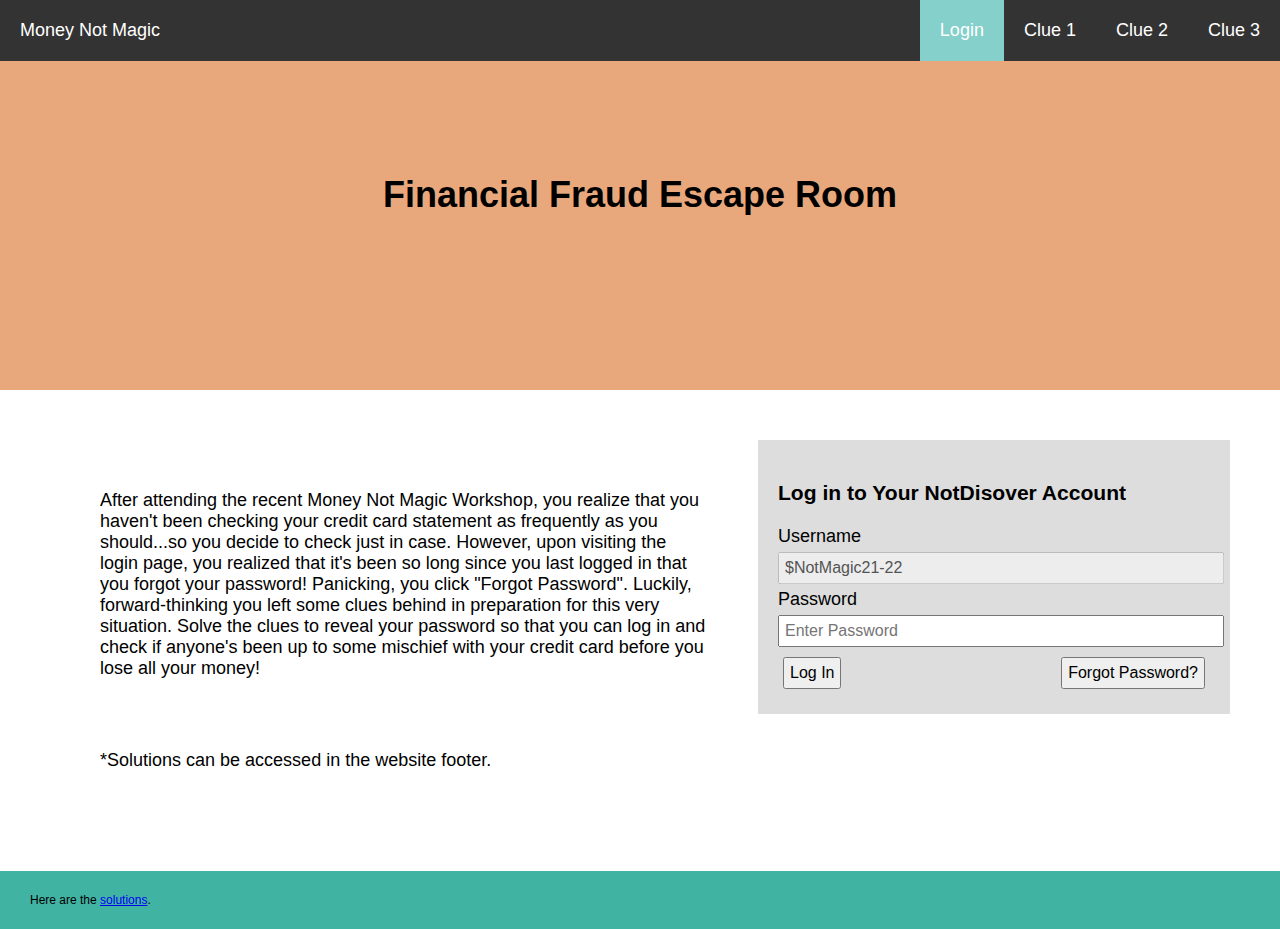
<file: financial-fraud-escape-room/index.html>
<!DOCTYPE html>
<html>

<head>
  <meta charset="utf-8">
  <meta name="viewport" content="width=device-width">
  <title>Financial Fraud</title>
  <link href="style.css" rel="stylesheet" type="text/css" />
  <script src="script.js"></script>
</head>

<body>
  <nav>
    <ul>
      <li><a href="clue3.html" class="nav">Clue 3</a></li>
      <li><a href="clue2.html" class="nav">Clue 2</a></li>
      <li><a href="clue1.html" class="nav">Clue 1</a></li>
      <li class="active"><a href="index.html" class="nav">Login</a></li>
      <li style="float:left"><a href="https://moneynotmagic.wixsite.com/personalfinance" target="_blank" class="nav">Money Not Magic</a></li>
    </ul>
  </nav>
  <header>
    <h1>Financial Fraud Escape Room</h1>
  </header>
  <section>
    <div style="float:left;width:60%">
    <p style="margin:50px">After attending the recent Money Not Magic Workshop, you realize that you haven't been checking your credit card statement as frequently as you should...so you decide to check just in case. However, upon visiting the login page, you realized that it's been so long since you last logged in that you forgot your password! Panicking, you click "Forgot Password". Luckily, forward-thinking you left some clues behind in preparation for this very situation. Solve the clues to reveal your password so that you can log in and check if anyone's been up to some mischief with your credit card before you lose all your money!</p>
    <p style="margin:50px"><br>*Solutions can be accessed in the website footer.</p></div>

    <div style="float:right; width:40%">
    <form action="#" name="login" onsubmit="checkLogin();return false">
      <h3>Log in to Your NotDisover Account</h3>
      <label for="usr">Username</label><br>
      <input type="text" id="usr" name="usr" value="$NotMagic21-22" disabled><br>
      <label for="pwd">Password</label><br>
      <input type="text" id="pwd" name="pwd" placeholder="Enter Password"><br>
      <button type="submit">Log In</button>    

      <!-- Trigger/Open The Modal -->
      <button style="float:right" id="forgotPwd">Forgot Password?</button>
      <!-- The Modal -->
      <div id="pwdClue" class="modal">
        <!-- Modal content -->
        <div class="modal-content">
          <span class="close">&times;</span>
          <img src="images/pwdClue.jpg" style="width:100%">
        </div>
      </div>
    </form>
      <p style="display:block; margin: 5px;" id="pwdValidation"></p> 
      </div>
  </section>
  <footer>
    <p>Here are the <a href="solutions.html"> solutions</a>.</p>
  </footer>
</body>

</html>

<script>
  var modal = document.getElementById("pwdClue");

  // Get the button that opens the modal
  var btn = document.getElementById("forgotPwd");
  
  // Get the <span> element that closes the modal
  var span = document.getElementsByClassName("close")[0];
  
  // When the user clicks on the button, open the modal
  btn.onclick = function() {
    modal.style.display = "block";
  }
  
  // When the user clicks on <span> (x), close the modal
  span.onclick = function() {
    modal.style.display = "none";
  }
  
  // When the user clicks anywhere outside of the modal, close it
  window.onclick = function(event) {
    if (event.target == modal) {
      modal.style.display = "none";
    }
  }
</script>
</file>
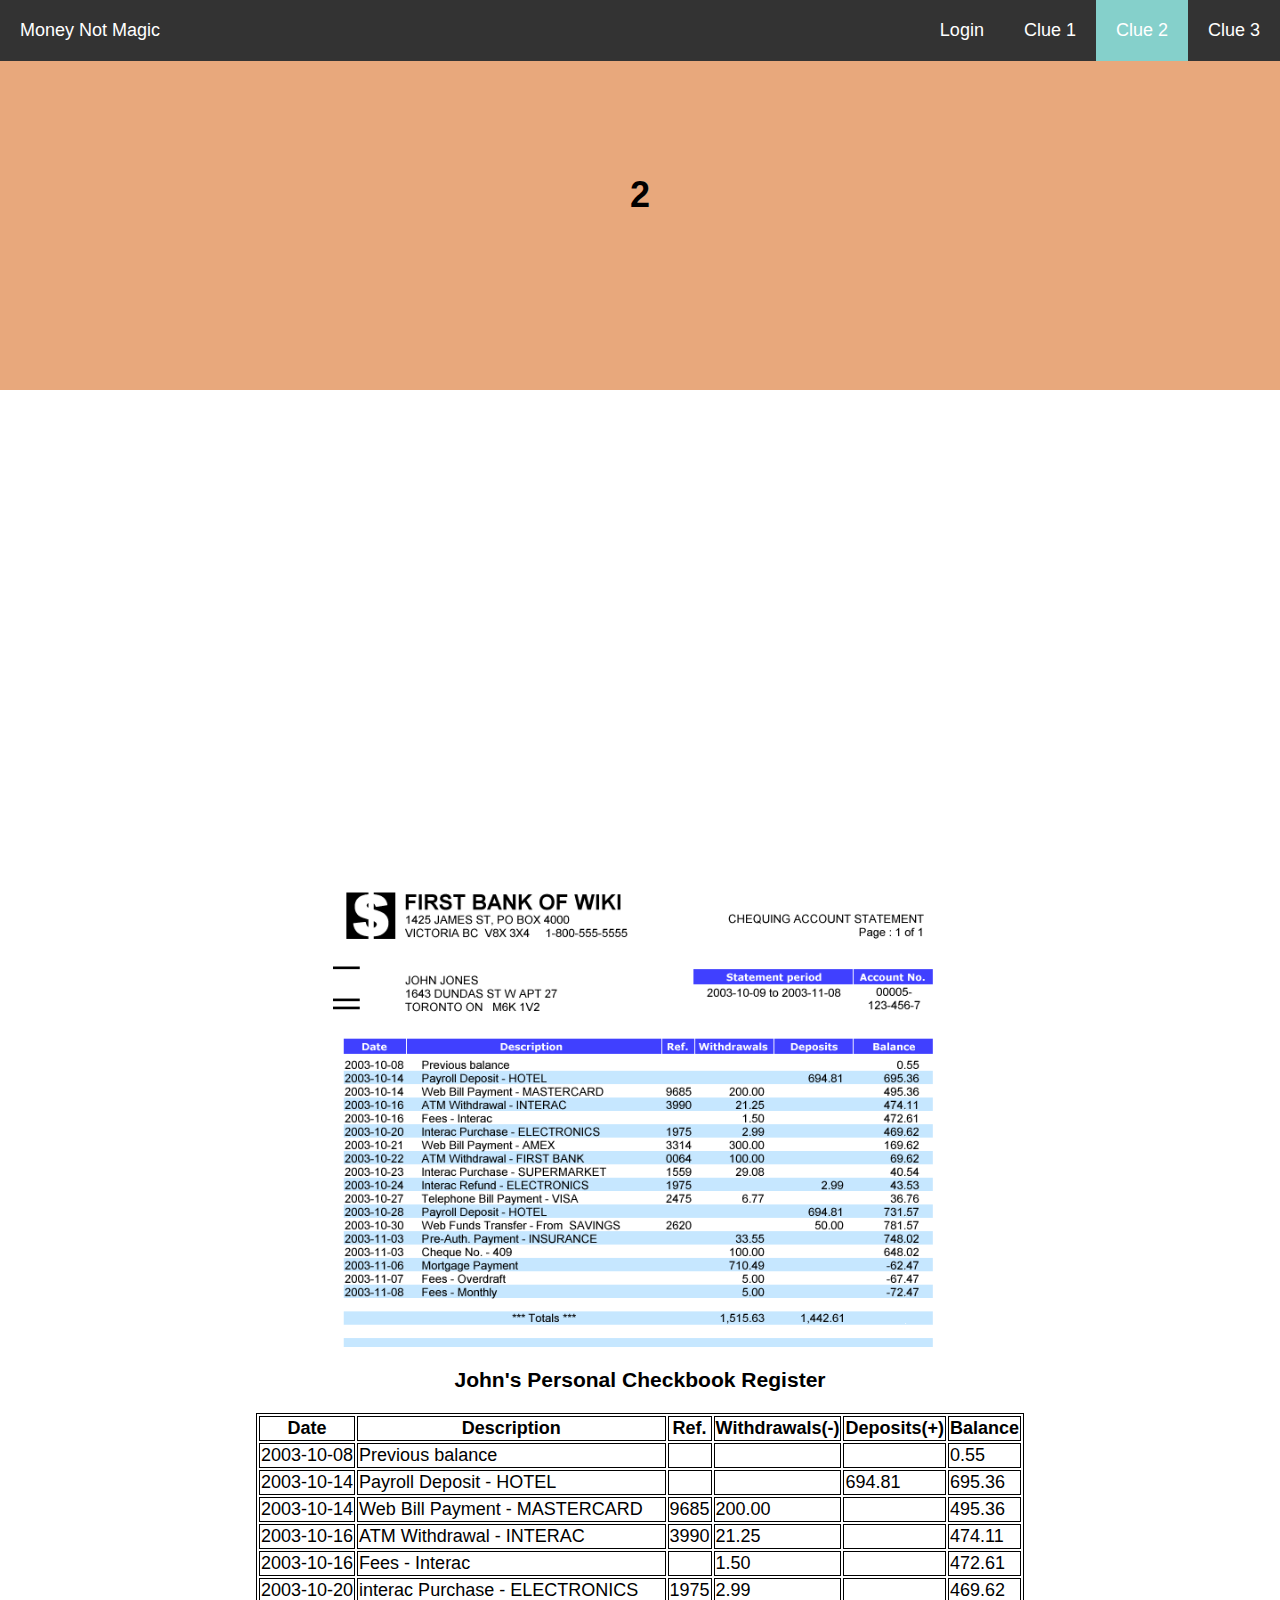
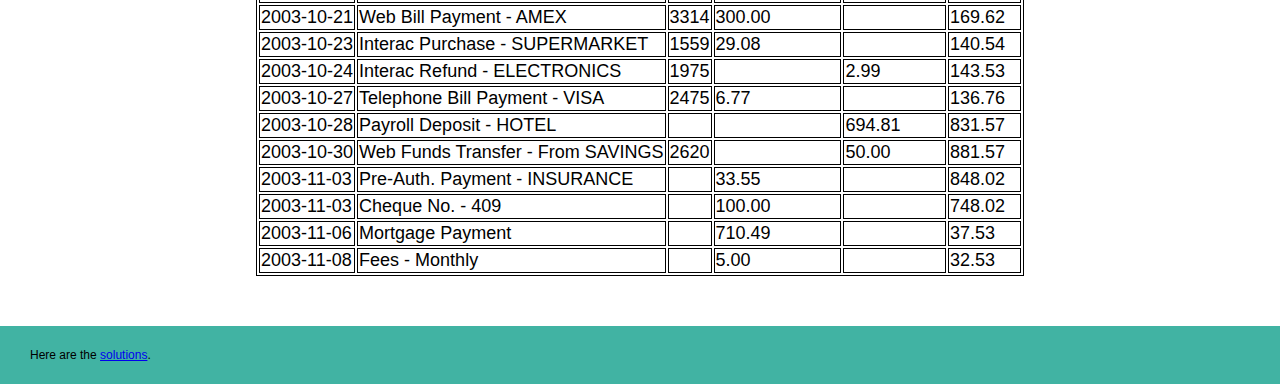
<file: financial-fraud-escape-room/clue2.html>
<!DOCTYPE html>
<html>

<head>
  <meta charset="utf-8">
  <meta name="viewport" content="width=device-width">
  <title>replit</title>
  <link href="style.css" rel="stylesheet" type="text/css" />
  <script src="script.js"></script>
</head>

<body>
  <nav>
    <ul>
      <li><a href="clue3.html" class="nav">Clue 3</a></li>
      <li class="active"><a href="clue2.html" class="nav">Clue 2</a></li>
      <li><a href="clue1.html" class="nav">Clue 1</a></li>
      <li><a href="index.html" class="nav">Login</a></li>
      <li style="float:left"><a href="https://moneynotmagic.wixsite.com/personalfinance" target="_blank" class="nav">Money Not Magic</a></li>
    </ul>
  </nav>
  <header>
    <h1>2</h1>
  </header>
  <section>
  <div style="width: 100%; max-width: 1000px; margin: auto"><div style="position: relative; padding-bottom: 56.25%; padding-top: 0; height: 0;"><iframe title="MNM Fraud" frameborder="0" width="1200px" height="675px" style="position: absolute; top: 0; left: 0; width: 100%; height: 100%;" src="https://view.genial.ly/60df78cebcffae0d2030bbc5" type="text/html" allowscriptaccess="always" allowfullscreen="true" scrolling="yes" allownetworking="all"></iframe> </div> </div> 

  <a href="https://www.consumerfinance.gov/ask-cfpb/how-can-i-spot-identity-theft-en-1359/" target="_blank"><img src="images/BankStatementChequing.png" style="width:80%; max-width:1000px; display:block; margin: auto"></a>
  <div>
    <h3 style="text-align:center">John's Personal Checkbook Register</h3>
    <table style="margin:auto">
    <tr>
      <th>Date</th>
      <th>Description</th>
      <th>Ref.</th>
      <th>Withdrawals(-)</th>
      <th>Deposits(+)</th>
      <th>Balance</th>
    </tr>
    <tr>
      <td>2003-10-08</td>
      <td>Previous balance</td>
      <td></td>
      <td></td>
      <td></td>
      <td>0.55</td>
    </tr>
    <tr>
      <td>2003-10-14</td>
      <td>Payroll Deposit - HOTEL</td>
      <td></td>
      <td></td>
      <td>694.81</td>
      <td>695.36</td>
    </tr>
    <tr>
      <td>2003-10-14</td>
      <td>Web Bill Payment - MASTERCARD</td>
      <td>9685</td>
      <td>200.00</td>
      <td></td>
      <td>495.36</td>
    </tr>
    <tr>
      <td>2003-10-16</td>
      <td>ATM Withdrawal - INTERAC</td>
      <td>3990</td>
      <td>21.25</td>
      <td></td>
      <td>474.11</td>
    </tr>
    <tr>
      <td>2003-10-16</td>
      <td>Fees - Interac</td>
      <td></td>
      <td>1.50</td>
      <td></td>
      <td>472.61</td>
    </tr>
    <tr>
      <td>2003-10-20</td>
      <td>interac Purchase - ELECTRONICS</td>
      <td>1975</td>
      <td>2.99</td>
      <td></td>
      <td>469.62</td>
    </tr>
    <tr>
      <td>2003-10-21</td>
      <td>Web Bill Payment - AMEX</td>
      <td>3314</td>
      <td>300.00</td>
      <td></td>
      <td>169.62</td>
    </tr>
    <tr>
      <td>2003-10-23</td>
      <td>Interac Purchase - SUPERMARKET</td>
      <td>1559</td>
      <td>29.08</td>
      <td></td>
      <td>140.54</td>
    </tr>
    <tr>
      <td>2003-10-24</td>
      <td>Interac Refund - ELECTRONICS</td>
      <td>1975</td>
      <td></td>
      <td>2.99</td>
      <td>143.53</td>
    </tr>
    <tr>
      <td>2003-10-27</td>
      <td>Telephone Bill Payment - VISA</td>
      <td>2475</td>
      <td>6.77</td>
      <td></td>
      <td>136.76</td>
    </tr>
    <tr>
      <td>2003-10-28</td>
      <td>Payroll Deposit - HOTEL</td>
      <td></td>
      <td></td>
      <td>694.81</td>
      <td>831.57</td>
    </tr>
    <tr>
      <td>2003-10-30</td>
      <td>Web Funds Transfer - From SAVINGS</td>
      <td>2620</td>
      <td></td>
      <td>50.00</td>
      <td>881.57</td>
    </tr>
    <tr>
      <td>2003-11-03</td>
      <td>Pre-Auth. Payment - INSURANCE</td>
      <td></td>
      <td>33.55</td>
      <td></td>
      <td>848.02</td>
    </tr>
    <tr>
      <td>2003-11-03</td>
      <td>Cheque No. - 409</td>
      <td></td>
      <td>100.00</td>
      <td></td>
      <td>748.02</td>
    </tr>
    <tr>
      <td>2003-11-06</td>
      <td>Mortgage Payment</td>
      <td></td>
      <td>710.49</td>
      <td></td>
      <td>37.53</td>
    </tr>
    <tr>
      <td>2003-11-08</td>
      <td>Fees - Monthly</td>
      <td></td>
      <td>5.00</td>
      <td></td>
      <td>32.53</td>
    </tr>
  </div>
    
</table>
    </section>
  <footer>
    <p>Here are the <a href="solutions.html"> solutions</a>.</p>
  </footer>
</body>

</html>
</file>
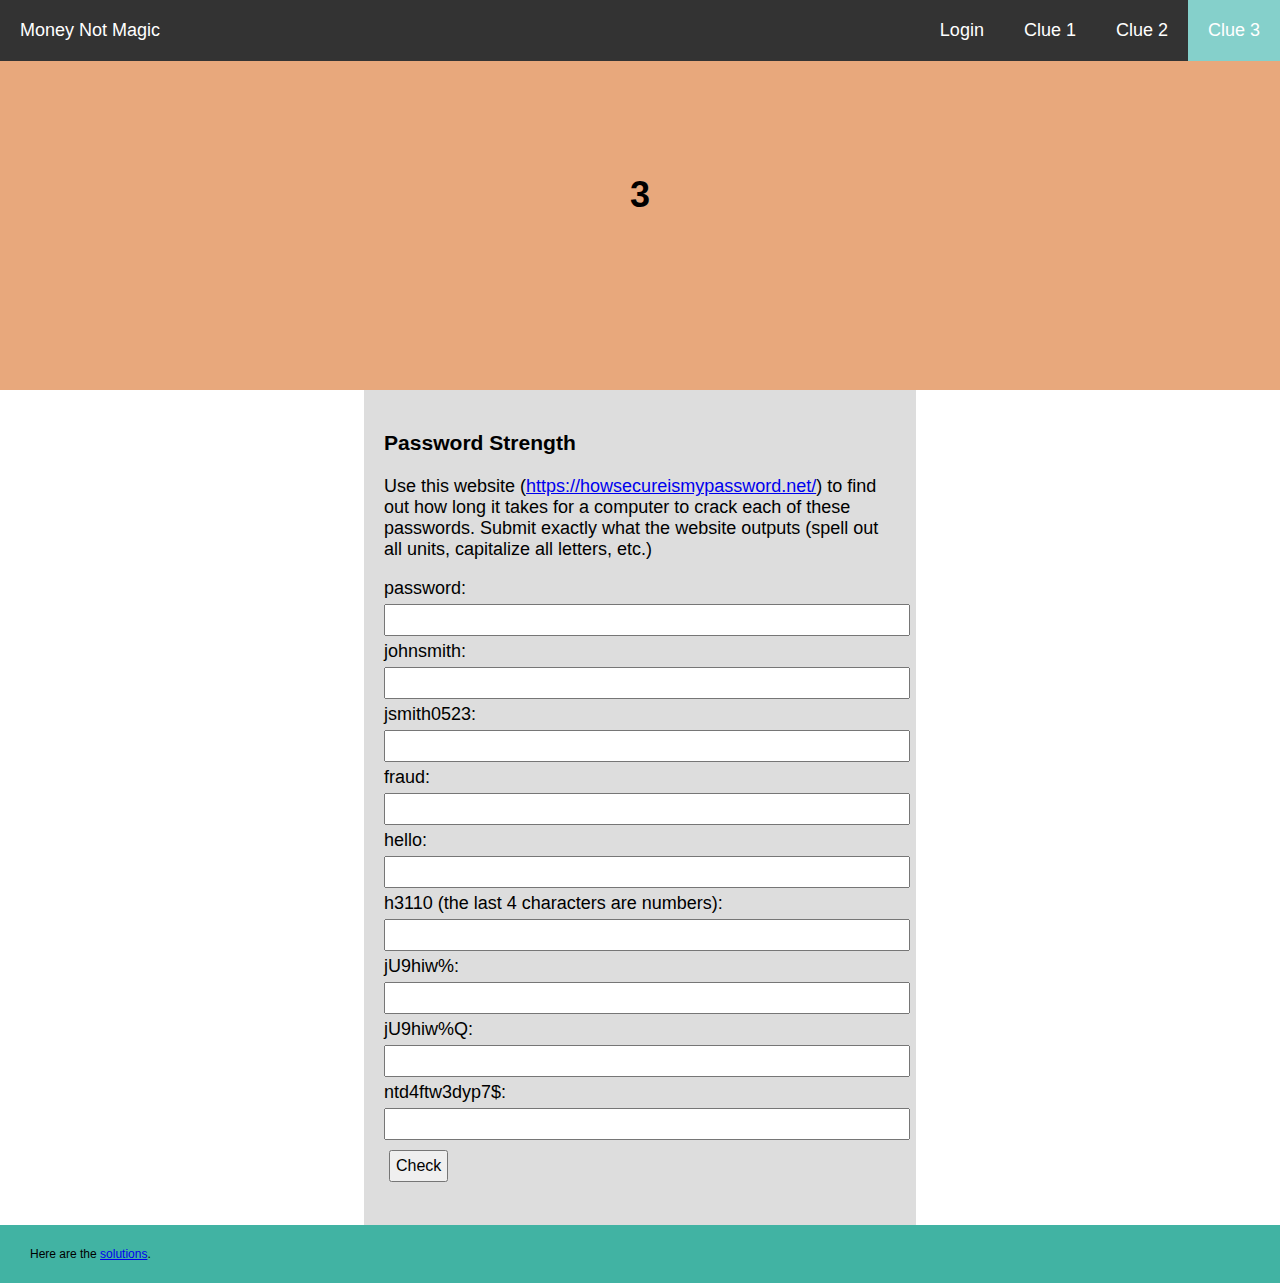
<file: financial-fraud-escape-room/clue3.html>
<!DOCTYPE html>
<html>

<head>
  <meta charset="utf-8">
  <meta name="viewport" content="width=device-width">
  <title>replit</title>
  <link href="style.css" rel="stylesheet" type="text/css" />
  <script src="script.js"></script>
</head>

<body>
  <nav>
    <ul>
      <li class="active"><a href="clue3.html"class="nav">Clue 3</a></li>
      <li><a href="clue2.html"class="nav">Clue 2</a></li>
      <li><a href="clue1.html" class="nav">Clue 1</a></li>
      <li><a href="index.html" class="nav">Login</a></li>
      <li style="float:left"><a href="https://moneynotmagic.wixsite.com/personalfinance" target="_blank" class="nav">Money Not Magic</a></li>
    </ul>
  </nav>
  <header>
    <h1>3</h1>
  </header>

  <form style="width:40%; margin:auto; min-width:200px" action="#" name="pwdStrength" onsubmit="checkPwdStrength();return false">
      <h3>Password Strength</h3>
    <p>Use this website (<a href="https://www.security.org/how-secure-is-my-password/" style="display:inline" target="_blank">https://howsecureismypassword.net/</a>) to find out how long it takes for a computer to crack each of these passwords. Submit exactly what the website outputs (spell out all units, capitalize all letters, etc.)</p>
    <label for="password">password</label>:
    <input type="text" id="password" name="password"><br>
    <label for="johnsmith">johnsmith</label>:
    <input type="text" id="johnsmith" name="johnsmith"><br>
    <label for="jsmith0523">jsmith0523</label>:
    <input type="text" id="jsmith0523" name="jsmith0523"><br>
    <label for="fraud">fraud</label>:
    <input type="text" id="fraud" name="fraud"><br>
    <label for="hello">hello</label>:
    <input type="text" id="hello" name="hello"><br>
    <label for="h3110">h3110 (the last 4 characters are numbers)</label>:
    <input type="text" id="h3110" name="h3110"><br>
    <label for="jU9hiw%">jU9hiw%</label>:
    <input type="text" id="jU9hiw%" name="jU9hiw%"><br>
    <label for="jU9hiw%Q">jU9hiw%Q</label>:
    <input type="text" id="jU9hiw%Q" name="jU9hiw%Q"><br>
    <label for="ntd4ftw3dyp7$">ntd4ftw3dyp7$</label>:
    <input type="text" id="ntd4ftw3dyp7$" name="ntd4ftw3dyp7$"><br>
  
      <button type="submit">Check</button>
    <p id="pwdStrengthValidation"></p>

  </form>

  <div id="clue3" class="modal">
    <!-- Modal content -->
    <div class="modal-content">
      <span class="close">&times;</span>
      <img src="images/iMessage.PNG" style="width:100%">
    </div>
  </div>
  <footer>
    <p>Here are the <a href="solutions.html"> solutions</a>.</p>
  </footer>
</body>

</html>
</file>
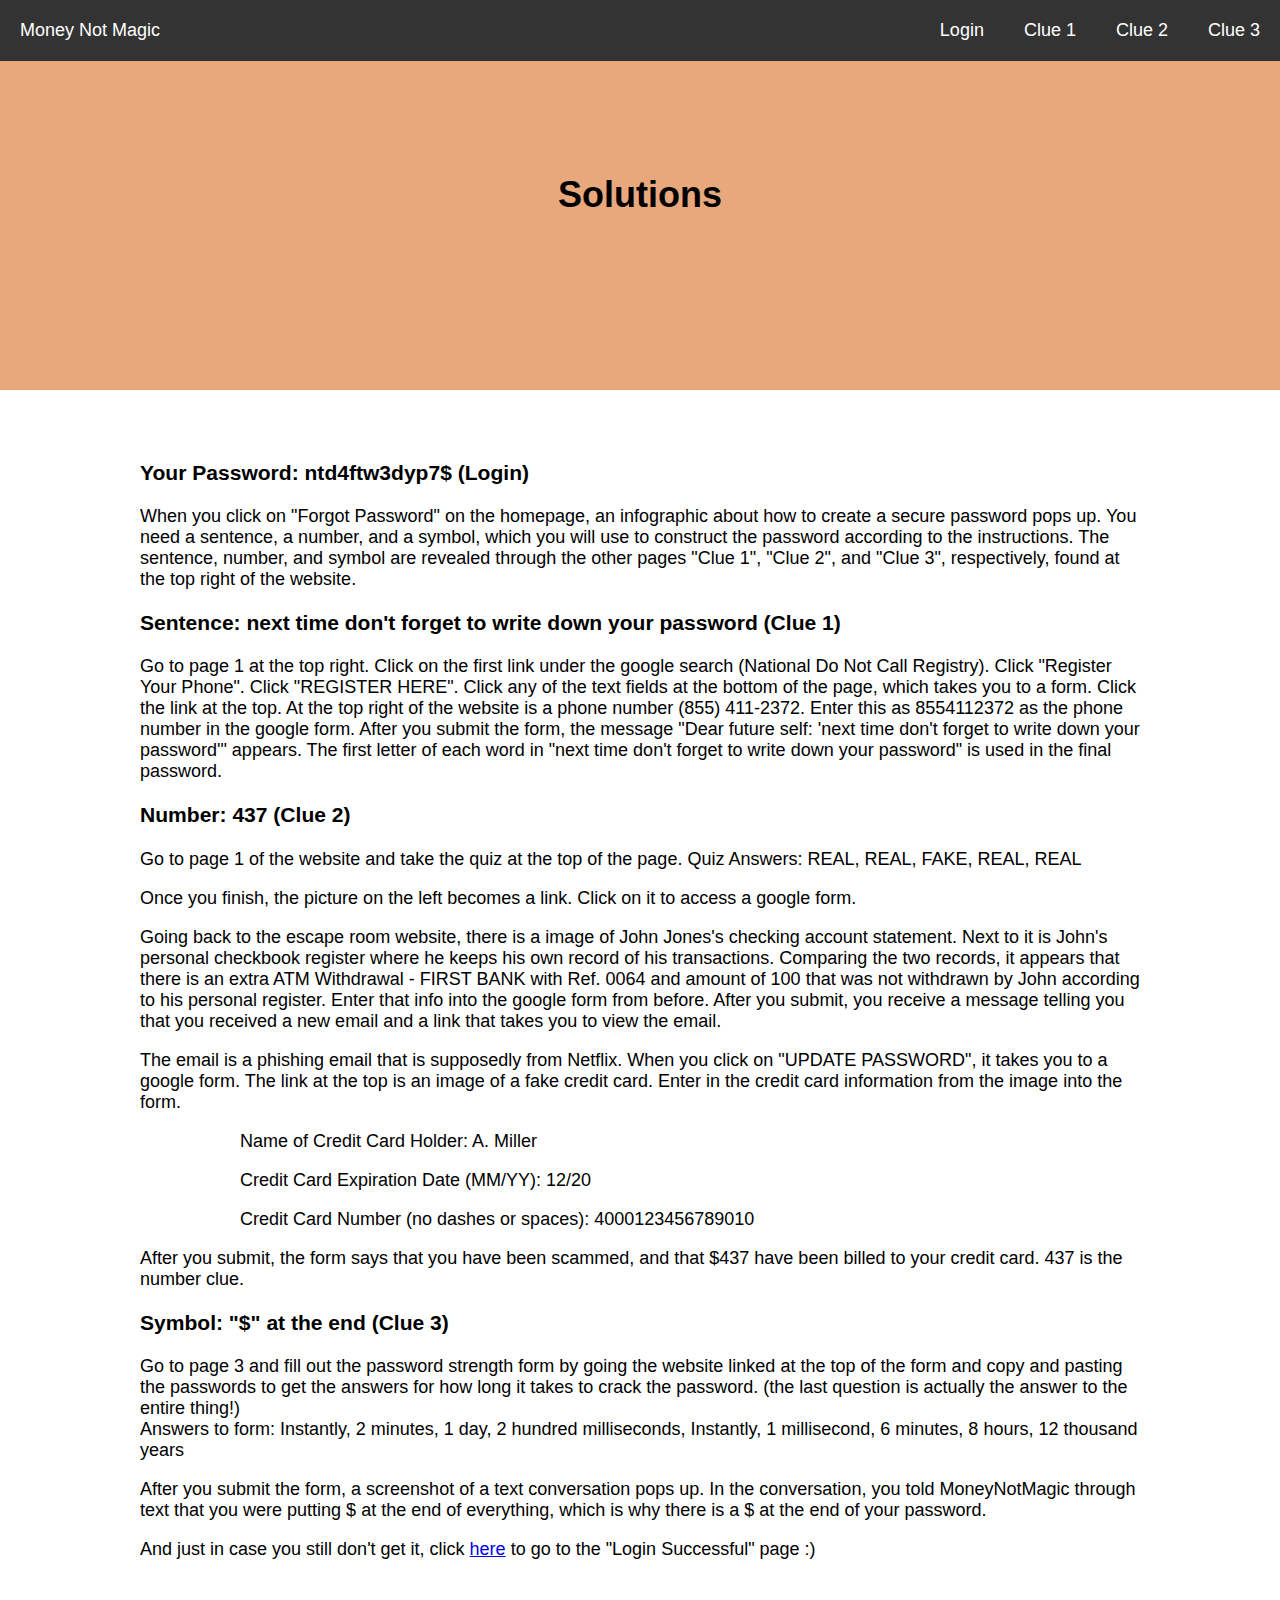
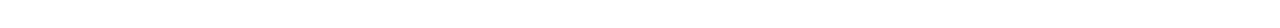
<file: financial-fraud-escape-room/solutions.html>
<!DOCTYPE html>
<html>

<head>
  <meta charset="utf-8">
  <meta name="viewport" content="width=device-width">
  <title>replit</title>
  <link href="style.css" rel="stylesheet" type="text/css" />
  <script src="script.js"></script>
</head>

<body>
  <nav>
    <ul>
      <li><a href="clue3.html" class="nav">Clue 3</a></li>
      <li><a href="clue2.html" class="nav">Clue 2</a></li>
      <li><a href="clue1.html" class="nav">Clue 1</a></li>
      <li><a href="index.html" class="nav">Login</a></li>
      <li style="float:left"><a href="https://moneynotmagic.wixsite.com/personalfinance" target="_blank" class="nav">Money Not Magic</a></li>
    </ul>
  </nav>
  <header>
    <h1>Solutions</h1>
  </header>
  <section>
  <div style="max-width:1000px; margin:auto">
  <h3>Your Password: ntd4ftw3dyp7$ (Login)</h3>
  <p>When you click on "Forgot Password" on the homepage, an infographic about how to create a secure password pops up. You need a sentence, a number, and a symbol, which you will use to construct the password according to the instructions. The sentence, number, and symbol are revealed through the other pages "Clue 1", "Clue 2", and "Clue 3", respectively, found at the top right of the website.</p>
  <h3>Sentence: next time don't forget to write down your password (Clue 1)</h3>
  <p>Go to page 1 at the top right. Click on the first link under the google search (National Do Not Call Registry). Click "Register Your Phone". Click "REGISTER HERE". Click any of the text fields at the bottom of the page, which takes you to a form. Click the link at the top. At the top right of the website is a phone number (855) 411-2372. Enter this as 8554112372 as the phone number in the google form. After you submit the form, the message "Dear future self: 'next time don't forget to write down your password'" appears. The first letter of each word in "next time don't forget to write down your password" is used in the final password.</p>
  <h3>Number: 437 (Clue 2)</h3>
  <p>Go to page 1 of the website and take the quiz at the top of the page. Quiz Answers: REAL, REAL, FAKE, REAL, REAL </p>
  <p>Once you finish, the picture on the left becomes a link. Click on it to access a google form.</p>
  <p>Going back to the escape room website, there is a image of John Jones's checking account statement. Next to it is John's personal checkbook register where he keeps his own record of his transactions. Comparing the two records, it appears that there is an extra ATM Withdrawal - FIRST BANK with Ref. 0064 and amount of 100 that was not withdrawn by John according to his personal register. Enter that info into the google form from before. After you submit, you receive a message telling you that you received a new email and a link that takes you to view the email.</p>
  <p>The email is a phishing email that is supposedly from Netflix. When you click on "UPDATE PASSWORD", it takes you to a google form. The link at the top is an image of a fake credit card. Enter in the credit card information from the image into the form.</p>
  <p style="margin-left:10%">Name of Credit Card Holder: A. Miller</p>
  <p style="margin-left:10%">Credit Card Expiration Date (MM/YY): 12/20</p>
  <p style="margin-left:10%">Credit Card Number (no dashes or spaces): 4000123456789010</p>
<p>After you submit, the form says that you have been scammed, and that $437 have been billed to your credit card. 437 is the number clue.</p>
  <h3>Symbol: "$" at the end (Clue 3)</h3>
  <p>Go to page 3 and fill out the password strength form by going the website linked at the top of the form and copy and pasting the passwords to get the answers for how long it takes to crack the password. (the last question is actually the answer to the entire thing!) <br>Answers to form: Instantly, 2 minutes, 1 day, 2 hundred milliseconds, Instantly, 1 millisecond, 6 minutes, 8 hours, 12 thousand years
  <p>After you submit the form, a screenshot of a text conversation pops up. In the conversation, you told MoneyNotMagic through text that you were putting $ at the end of everything, which is why there is a $ at the end of your password.</p>
  
  <p>And just in case you still don't get it, click <a href="success.html">here</a> to go to the "Login Successful" page :)</p></div></section>
</body>

</html>
</file>
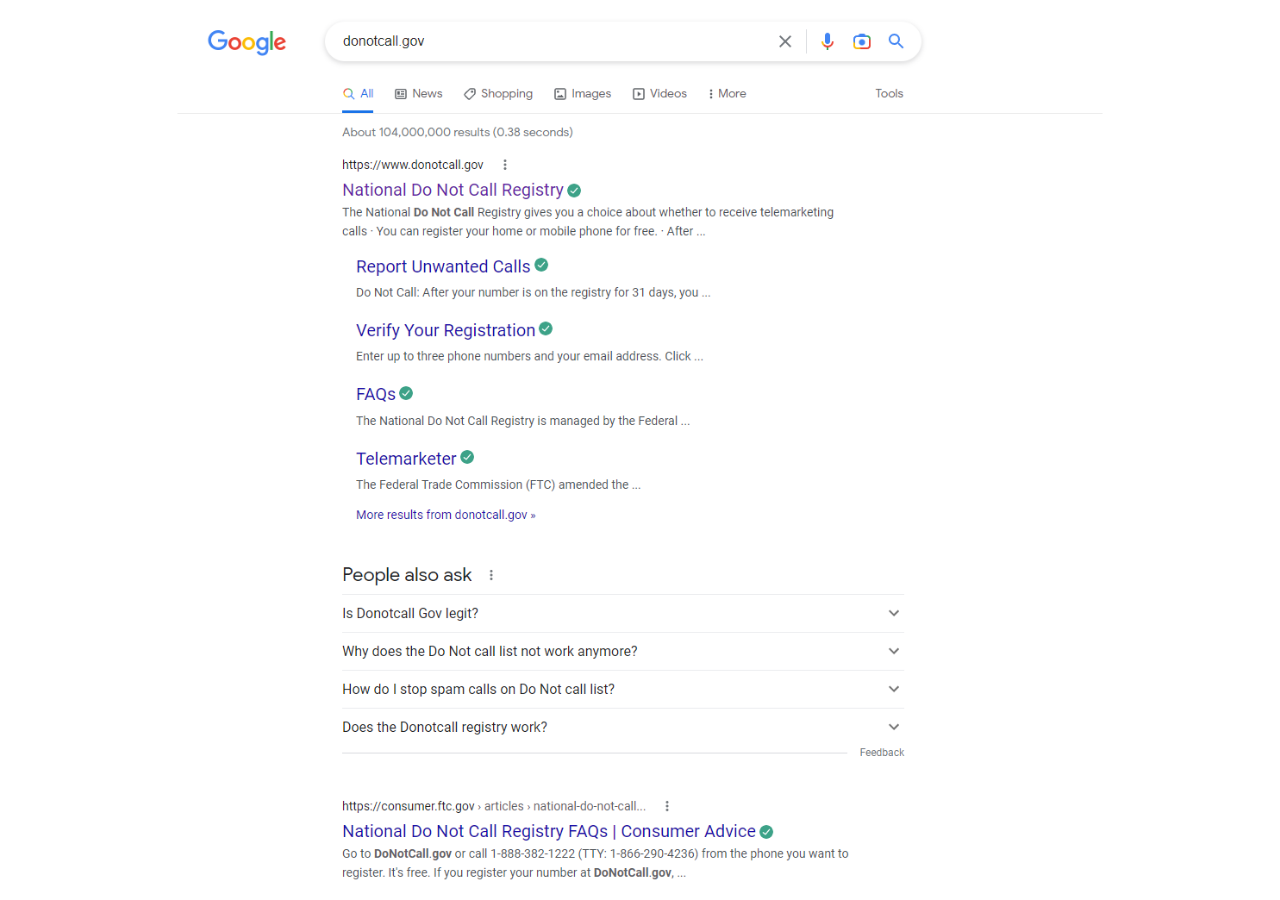
<file: financial-fraud-escape-room/do-not-call.gov/googleSearch.html>
<!DOCTYPE html>
<html>

<head>
  <meta charset="utf-8">
  <meta name="viewport" content="width=device-width">
  <title>replit</title>
  <link href="../style.css" rel="stylesheet" type="text/css" />
  <script src="../script.js"></script>
</head>

<body>

  <svg version="1.1" xmlns="http://www.w3.org/2000/svg" xmlns:xlink="http://www.w3.org/1999/xlink" viewBox="0 0 1073 1044">
  <image width="1073" height="1044" xlink:href="../images/donotcall.gov.png"></image> <a xlink:href="registerPhone.html">
    <rect x="182" y="199" fill="#fff" opacity="0" width="291" height="50"></rect>
  </a>
</svg>
  
</body>

</html>
</file>
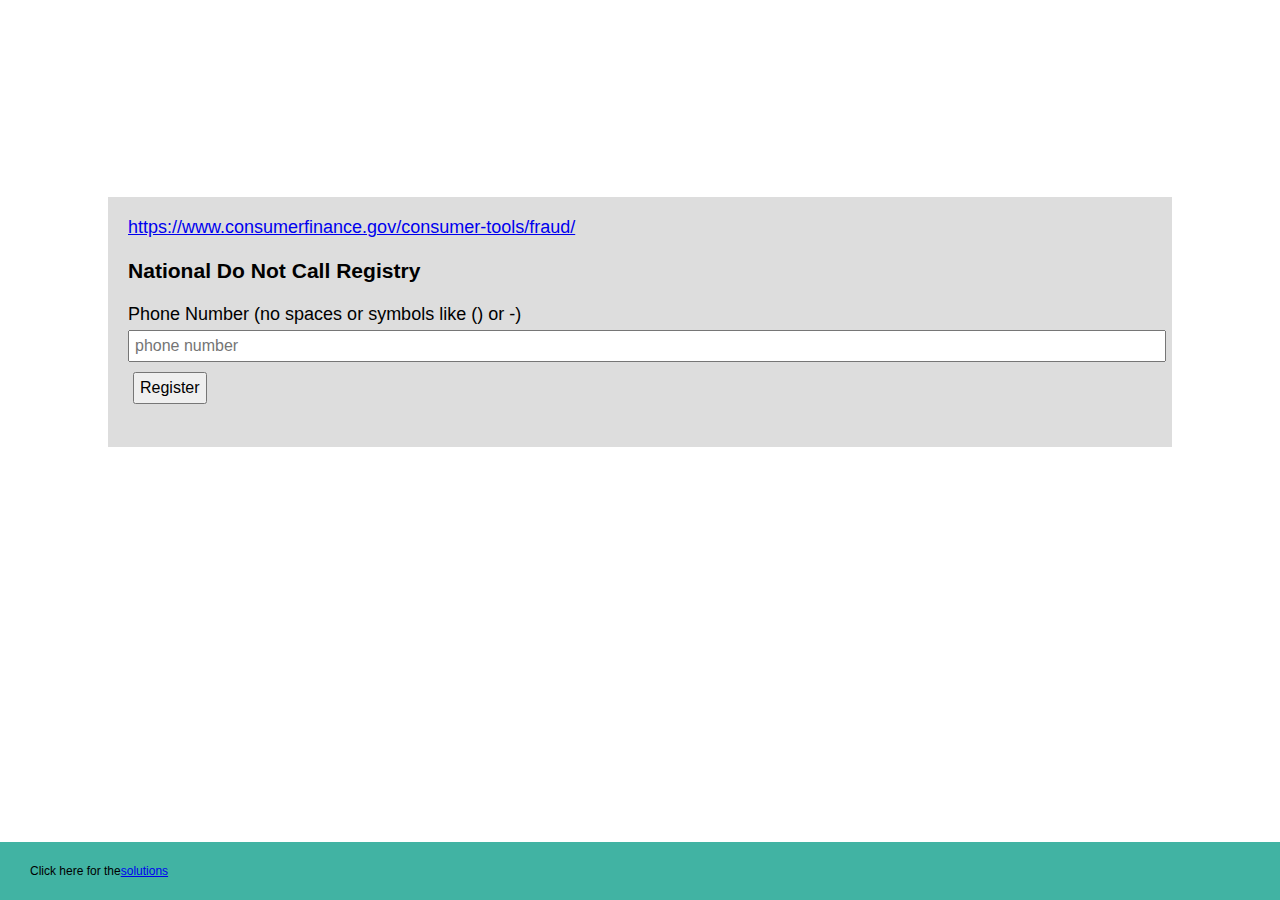
<file: financial-fraud-escape-room/do-not-call.gov/phoneForm.html>
<!DOCTYPE html>
<html>

<head>
  <meta charset="utf-8">
  <meta name="viewport" content="width=device-width">
  <title>replit</title>
  <link href="../style.css" rel="stylesheet" type="text/css" />
  <script src="../script.js"></script>
</head>

<body>

  <form style="width:80%; margin: auto" action="#" name="phoneForm" onsubmit="checkPhone();return false">
    <a href="https://www.consumerfinance.gov/consumer-tools/fraud/">https://www.consumerfinance.gov/consumer-tools/fraud/</a>
    <h3>National Do Not Call Registry</h3>
    <label for="phone">Phone Number (no spaces or symbols like () or -)</label><br>
    <input type="text" id="phone" name="phone" placeholder="phone number"><br>
    <button type="submit">Register</button>
    <p id="phoneValidation"></p>
  </form>

  <div id="clue1" class="modal">
        <!-- Modal content -->
        <div class="modal-content">
          <span class="close">&times;</span>
          <h3>Registration Successful!</h3>
          <p>Dear Future Self: "next time don't forget to write down your password"</p>
        </div>
      </div>
  <footer>
    <p>Click here for the<a style="display:inline" href="solutions.html">solutions</a></p>
  </footer>
</body>

</html>
</file>
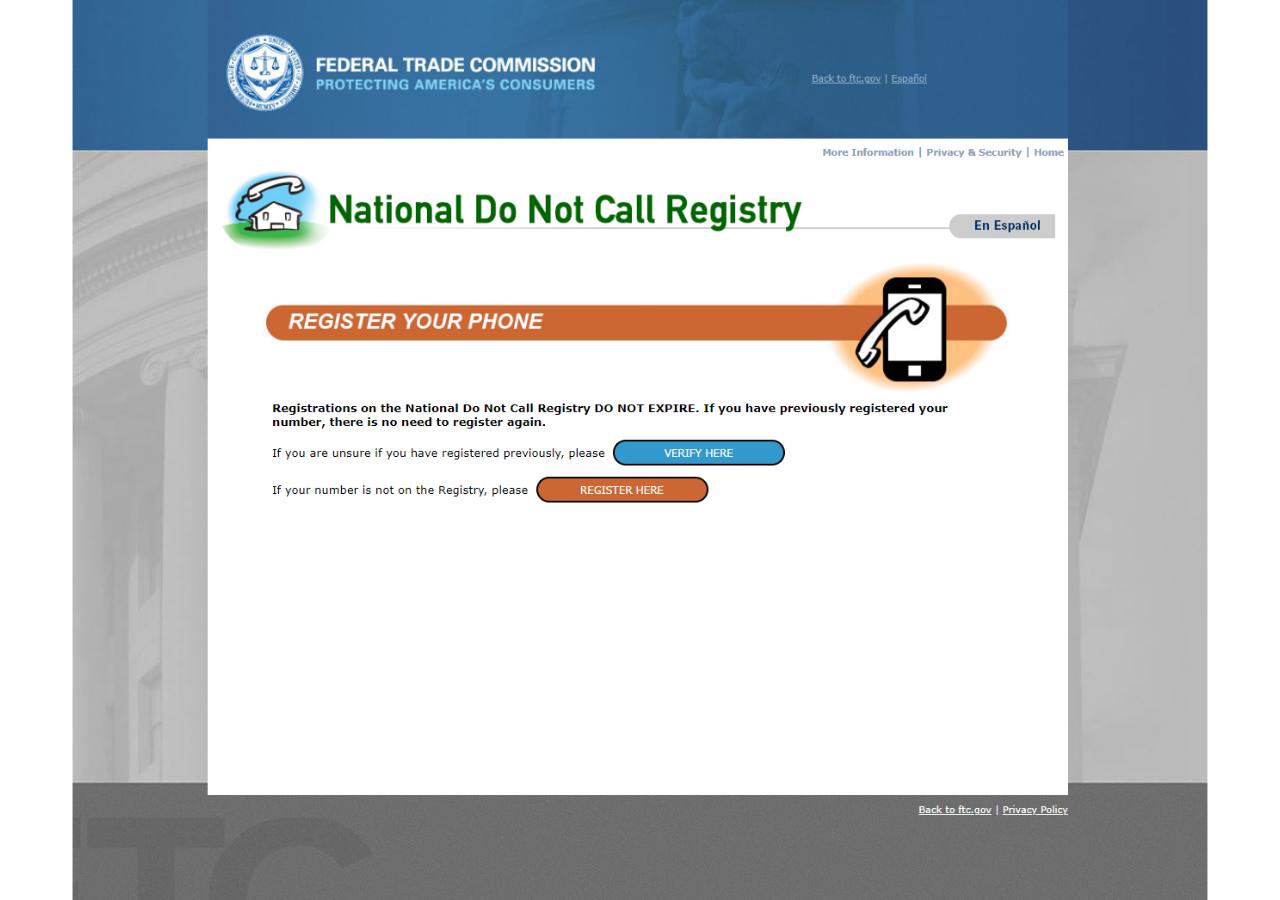
<file: financial-fraud-escape-room/do-not-call.gov/registerHere.html>
<!DOCTYPE html>
<html>

<head>
  <meta charset="utf-8">
  <meta name="viewport" content="width=device-width">
  <title>replit</title>
  <link href="../style.css" rel="stylesheet" type="text/css" />
  <script src="../script.js"></script>
</head>
  
<body>
  
  <svg version="1.1" xmlns="http://www.w3.org/2000/svg" xmlns:xlink="http://www.w3.org/1999/xlink" viewBox="0 0 1319 1046">
  <image width="1319" height="1046" xlink:href="../images/registerHere.png"></image> <a xlink:href="phoneForm.html">
    <rect x="537" y="546" fill="#fff" opacity="0" width="204" height="50"></rect>
  </a>
</svg>
  
</body>

</html>
</file>
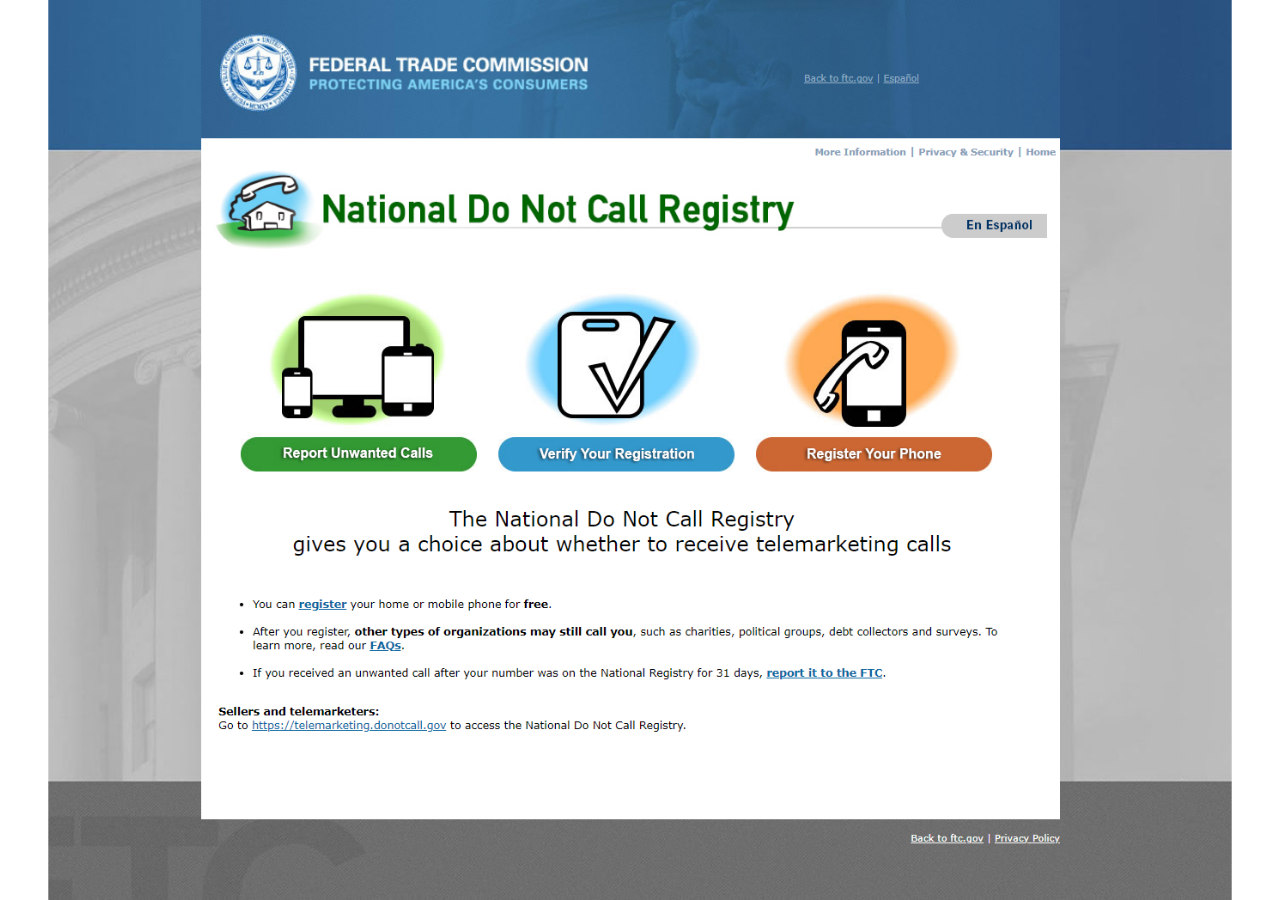
<file: financial-fraud-escape-room/do-not-call.gov/registerPhone.html>
<!DOCTYPE html>
<html>

<head>
  <meta charset="utf-8">
  <meta name="viewport" content="width=device-width">
  <title>replit</title>
  <link href="../style.css" rel="stylesheet" type="text/css" />
  <script src="../script.js"></script>
</head>

<body>
  
  <svg version="1.1" xmlns="http://www.w3.org/2000/svg" xmlns:xlink="http://www.w3.org/1999/xlink" viewBox="0 0 1378 1048">
  <image width="1378" height="1048" xlink:href="../images/registerPhone.png"></image> <a xlink:href="registerHere.html">
    <rect x="824" y="503" fill="#fff" opacity="0" width="275" height="50"></rect>
  </a>
</svg>
  
</body>

</html>
</file>
<file: financial-fraud-escape-room/style.css>
html, body {
  margin: 0px;
  height: 100%;
  width: 100%;
  font-family: Verdana, sans-serif;
  font-size: 18px;
  min-height: 100vh;
  display: flex;
  flex-direction: column;
}

nav {
  position: fixed;
  top: 0;
  background-color: #333;
  width: 100%;
}

ul {
  list-style-type: none;
  margin: 0;
  padding: 0;
}

li {
  float: right;
}

a.nav {
  display: block;
  padding: 20px;
  color: #FFFFFF;
  text-decoration: none;
}

.active {
  background-color: #85D0CB;
}

header {
  padding: 150px;
}

section {
  padding: 50px;
  max-width: 1200px;
  margin: auto;
}

/* The Modal (background) */
.modal {
  display: none; /* Hidden by default */
  position: fixed; /* Stay in place */
  z-index: 1; /* Sit on top */
  left: 0;
  top: 0;
  width: 100%; /* Full width */
  height: 100%; /* Full height */
  overflow: auto; /* Enable scroll if needed */
}

/* Modal Content/Box */
.modal-content {
  background-color: #fefefe;
  margin: 20% auto; /* 15% from the top and centered */
  padding: 20px;
  border: 1px solid #888;
  width: 80%; /* Could be more or less, depending on screen size */
}

/* The Close Button */
.close {
  color: #aaa;
  float: right;
  font-size: 28px;
  font-weight: bold;
}

.close:hover,
.close:focus {
  color: black;
  text-decoration: none;
  cursor: pointer;
}

iframe {
  border: none;
  width: 100%;
  height: 100%;
  overflow: auto;
}

image {
  width: 100%;
}

table, th, td {
  border:1px solid black;
}

footer {
  font-size: 12px;
  background-color: #41B3A3;
  padding: 10px;
  padding-left: 30px;
  margin: 0px;
  margin-top:auto;
}

header {
  background-color: #E8A87C;
  text-align: center;
}

form {
  background-color: #dddddd;
  padding: 20px;
  min-width: 200px;
}

input {
  width: 100%;
  font-size: 16px;
  padding: 5px;
  margin-top: 5px;
  margin-bottom: 5px;
}

button {
  font-size: 16px;
  margin: 5px;
  padding: 5px;
}

.success {
  margin: auto;
  width: 80%;
  max-width: 1000px;
  text-align: center;
}
</file>
